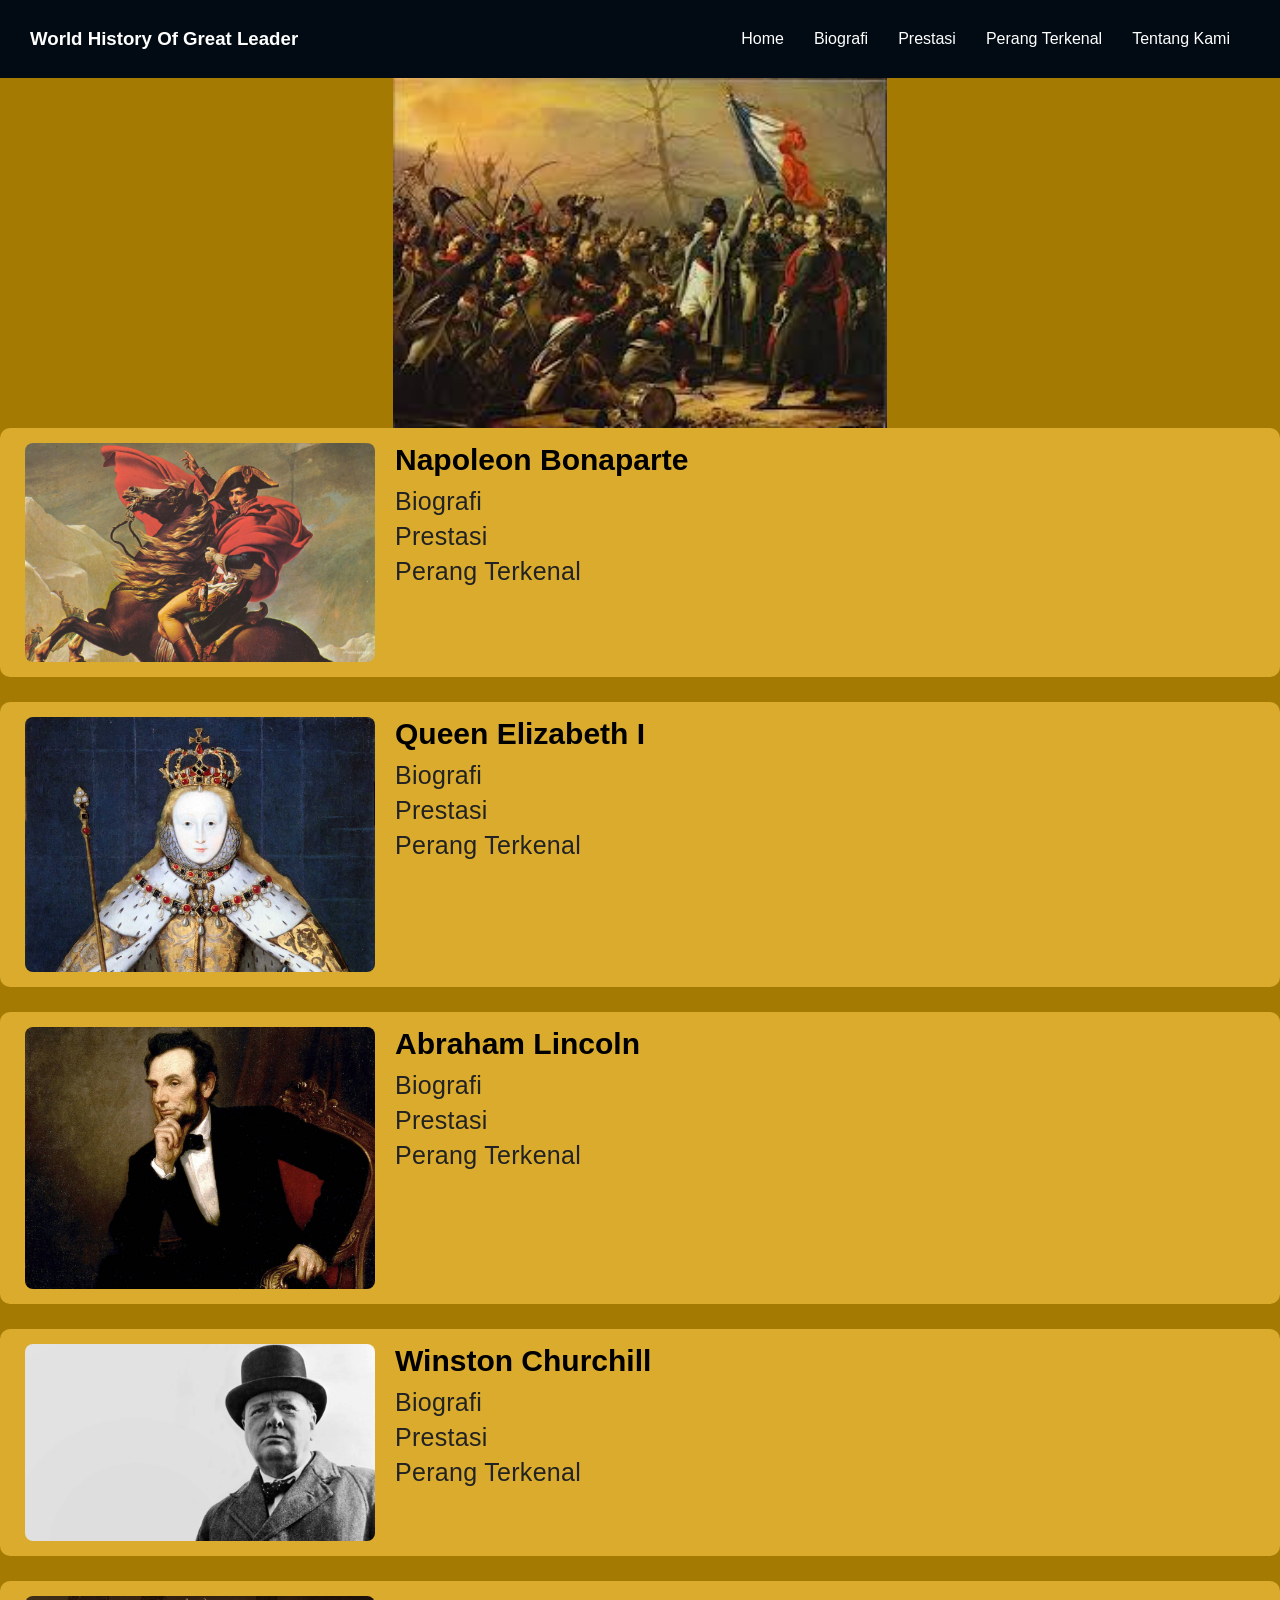
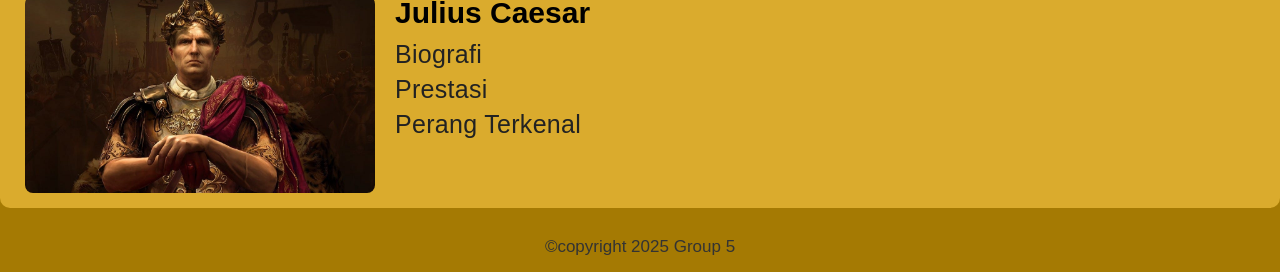
<file: projek_tengah_semester/index.html>
<!DOCTYPE html>
<html lang="id">

<head>
    <meta charset="UTF-8">
    <meta name="viewport" content="width=device-width, initial-scale=1.0">
    <title>Home</title>
    <link rel="stylesheet" href="style.css">
</head>

<body>

    <!-- NAVBAR -->
    <nav class="navbar">
        <div class="container">

            <a class="logo">World History Of Great Leader</a>

            <ul class="menu">
                <li><a href="index.html">Home</a></li>
                <li><a href="biografi.html">Biografi</a></li>
                <li><a href="prestasi.html">Prestasi</a></li>
                <li><a href="perang.html">Perang Terkenal</a></li>
                <li><a href="about.html">Tentang Kami</a></li>
            </ul>
            <div class="tombol">
                &#9776;
            </div>

        </div>
    </nav>

    <!-- SLIDESHOW -->
    <div class="slider-container">
        <div class="slides">
            <img src="np2.jpg" alt="">
            <img src="elzbt1.jpg" alt="">
            <img src="abrhm1.jpg" alt="">
            <img src="jls1.jpg" alt="">
            <img src="wistn1.jpg" alt="">
        </div>
    </div>

    <!--- Napoleon Bonaparte  --->
    <div class="box">
        <img src="np1.jpeg" class="img2">

        <ul class="link-list">
            <h1>Napoleon Bonaparte</h1>
            <li><a href="biografi.html">Biografi</a></li>
            <li><a href="prestasi.html">Prestasi</a></li>
            <li><a href="perang.html">Perang Terkenal</a></li>
        </ul>
    </div>

    <!--- Queen Elizabeth I  --->
    <div class="box">
        <img src="elzbt2.webp" class="img2">

        <ul class="link-list">
            <h1>Queen Elizabeth I</h1>
            <li><a href="biografi.html">Biografi</a></li>
            <li><a href="prestasi.html">Prestasi</a></li>
            <li><a href="perang.html">Perang Terkenal</a></li>
        </ul>
    </div>

    <!--- Abraham Lincoln   --->
    <div class="box">
        <img src="abrhm2.jpg" class="img2">

        <ul class="link-list">
            <h1>Abraham Lincoln </h1>
            <li><a href="biografi.html">Biografi</a></li>
            <li><a href="prestasi.html">Prestasi</a></li>
            <li><a href="perang.html">Perang Terkenal</a></li>
        </ul>
    </div>

    <!--- Winston Churchill  --->
    <div class="box">
        <img src="wistn2.jpg" class="img2">

        <ul class="link-list">
            <h1>Winston Churchill</h1>
            <li><a href="biografi.html">Biografi</a></li>
            <li><a href="prestasi.html">Prestasi</a></li>
            <li><a href="perang.html">Perang Terkenal</a></li>
        </ul>
    </div>

    <!--- Julius Caesar   --->
    <div class="box">
        <img src="jls1.jpg" class="img2">

        <ul class="link-list">
            <h1>Julius Caesar </h1>
            <li><a href="biografi.html">Biografi</a></li>
            <li><a href="prestasi.html">Prestasi</a></li>
            <li><a href="perang.html">Perang Terkenal</a></li>
        </ul>
    </div>
    <footer>
        <!-- Teks Hak Cipta -->
        <p style="text-align: center">&copy;copyright 2025 Group 5 </p>
    </footer>

    <script src="script.js"></script>
</body>

</html>
</file>
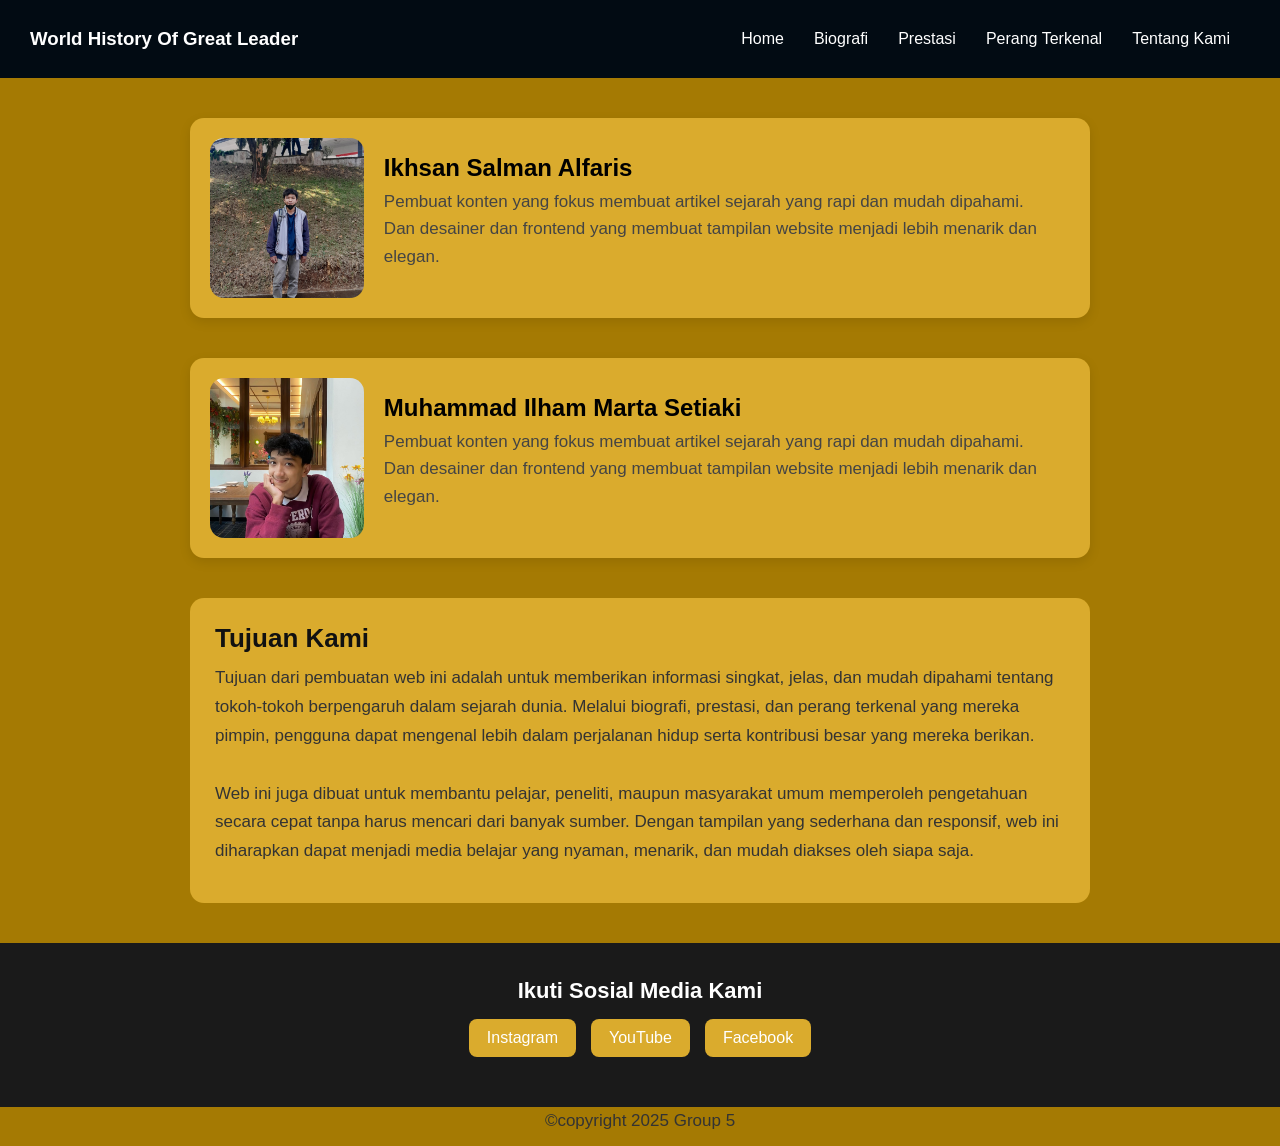
<file: projek_tengah_semester/about.html>
<!DOCTYPE html>
<html lang="id">

<head>
    <meta charset="UTF-8">
    <title>Tentang Kami</title>
    <link rel="stylesheet" href="style.css">
</head>

<body>

    <!-- NAVBAR -->
    <nav class="navbar">
        <div class="container">

            <a class="logo">World History Of Great Leader</a>

            <ul class="menu">
                <li><a href="index.html">Home</a></li>
                <li><a href="biografi.html">Biografi</a></li>
                <li><a href="prestasi.html">Prestasi</a></li>
                <li><a href="perang.html">Perang Terkenal</a></li>
                <li><a href="about.html">Tentang Kami</a></li>
            </ul>
            <div class="tombol">
                &#9776;
            </div>

        </div>
    </nav>

    <!---- Isi tentang kami ---->
    <section class="profile-section3">

        <!-- Profil 1 -->
        <div class="profile-box3">
            <img src="sya.jpg" class="foto3">
            <div class="text3">
                <h2>Ikhsan Salman Alfaris</h2>
                <p>
                    Pembuat konten yang fokus membuat artikel sejarah yang rapi dan mudah dipahami.
                    <br>
                    Dan desainer dan frontend yang membuat tampilan website menjadi lebih menarik dan elegan.
                </p>
            </div>
        </div>

        <!-- Profil 2 -->
        <div class="profile-box3">
            <img src="ilhm1.jpg" class="foto3">
            <div class="text3">
                <h2>Muhammad Ilham Marta Setiaki </h2>
                <p>
                    Pembuat konten yang fokus membuat artikel sejarah yang rapi dan mudah dipahami.
                    <br>
                    Dan desainer dan frontend yang membuat tampilan website menjadi lebih menarik dan elegan.
                </p>
            </div>
        </div>

    </section>

    <!-- Tujuan -->
    <section class="tujuan3">
        <h2>Tujuan Kami</h2>
        <p>
            Tujuan dari pembuatan web ini adalah untuk memberikan informasi singkat, jelas, dan mudah dipahami tentang
            tokoh-tokoh berpengaruh dalam sejarah dunia. Melalui biografi, prestasi, dan perang terkenal yang mereka
            pimpin, pengguna dapat mengenal lebih dalam perjalanan hidup serta kontribusi besar yang mereka berikan.
            <br>
            <br>
            Web ini juga dibuat untuk membantu pelajar, peneliti, maupun masyarakat umum memperoleh pengetahuan secara
            cepat tanpa harus mencari dari banyak sumber. Dengan tampilan yang sederhana dan responsif, web ini
            diharapkan dapat menjadi media belajar yang nyaman, menarik, dan mudah diakses oleh siapa saja.
    </section>

    <!-- Sosmed -->
    <footer class="sosmed">
        <h3>Ikuti Sosial Media Kami</h3>
        <div class="links3">
            <a href="https://www.instagram.com/ilhammrtaa?igsh=b2tpYnhhYm1qZmNm" class="btn"
                target="_blank">Instagram</a>
            <a href="https://www.youtube.com/" class="btn" target="_blank">YouTube</a>
            <a href="https://www.facebook.com/?locale=id_ID" class="btn" target="_blank">Facebook</a>
        </div>
    </footer>

    <footer>
        <!-- Teks Hak Cipta -->
        <p style="text-align: center">&copy;copyright 2025 Group 5 </p>
    </footer>

    <script src="script.js"></script>
</body>

</html>
</file>
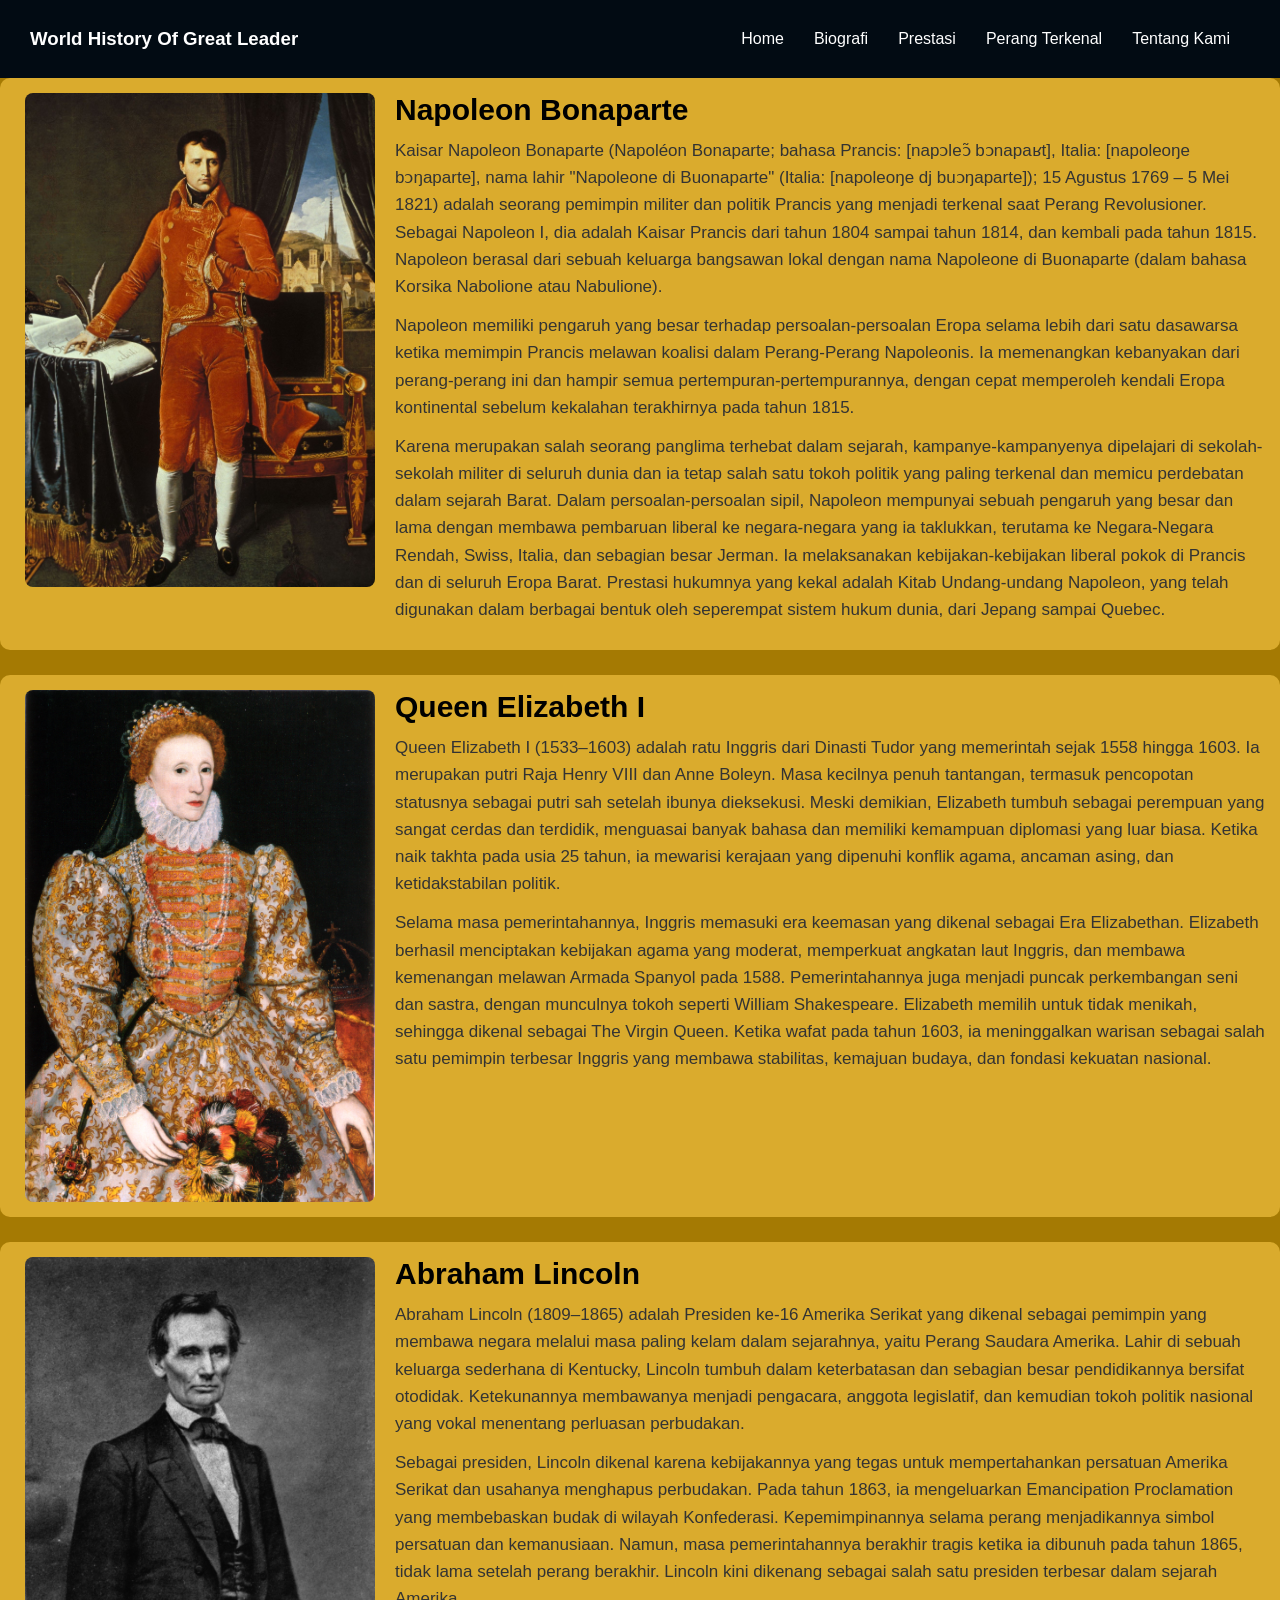
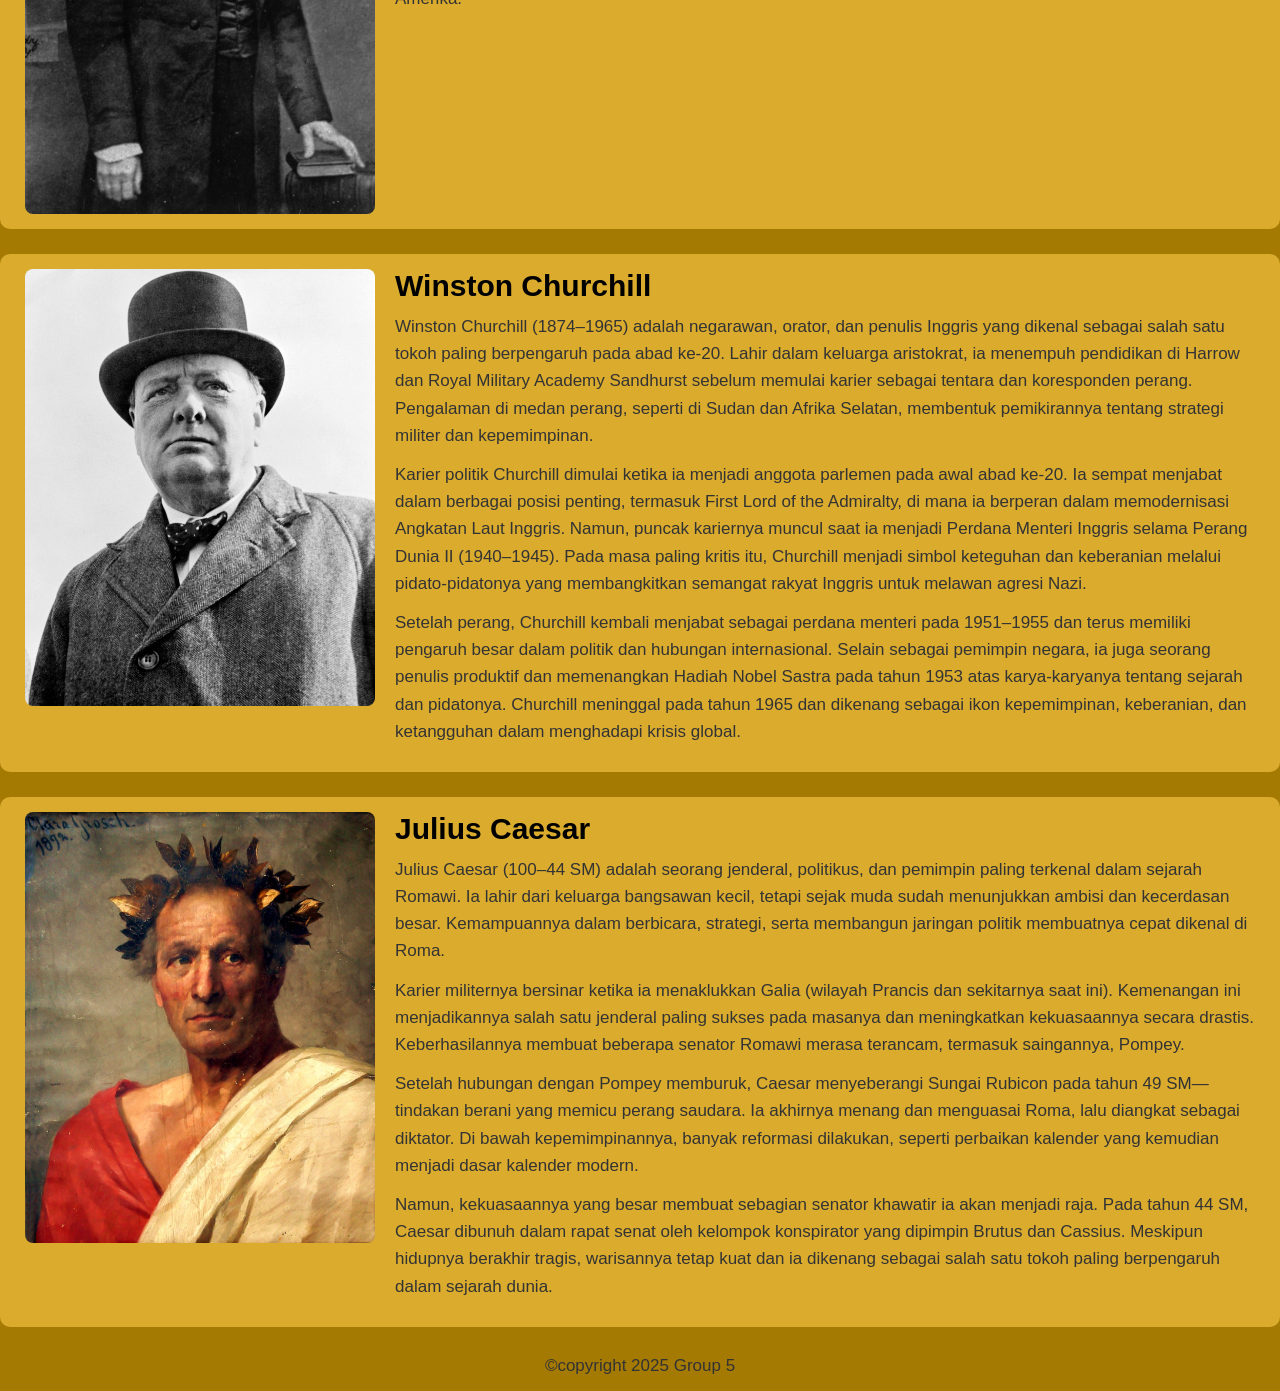
<file: projek_tengah_semester/biografi.html>
<!DOCTYPE html>
<html lang="id">

<head>
    <meta charset="UTF-8">
    <title>Biografi</title>
    <link rel="stylesheet" href="style.css">
</head>

<body>

    <!-- NAVBAR -->
    <nav class="navbar">
        <div class="container">

            <a class="logo">World History Of Great Leader</a>

            <ul class="menu">
                <li><a href="index.html">Home</a></li>
                <li><a href="biografi.html">Biografi</a></li>
                <li><a href="prestasi.html">Prestasi</a></li>
                <li><a href="perang.html">Perang Terkenal</a></li>
                <li><a href="about.html">Tentang Kami</a></li>
            </ul>
            <div class="tombol">
                &#9776;
            </div>

        </div>
    </nav>

    <!--- Napoleon Bonaparte  --->
    <div class="box">
        <img src="np3.jpg" class="img2">

        <ul class="link-list">
            <h1>Napoleon Bonaparte</h1>
            <p>Kaisar Napoleon Bonaparte (Napoléon Bonaparte;
                bahasa Prancis: [napɔleɔ̃ bɔnapaʁt], Italia: [napoleoŋe bɔŋaparte],
                nama lahir "Napoleone di Buonaparte" (Italia: [napoleoŋe dj buɔŋaparte]);
                15 Agustus 1769 – 5 Mei 1821) adalah seorang pemimpin militer dan politik Prancis yang menjadi terkenal
                saat Perang Revolusioner.
                Sebagai Napoleon I, dia adalah Kaisar Prancis dari tahun 1804 sampai tahun 1814, dan kembali pada tahun
                1815. Napoleon berasal dari sebuah keluarga bangsawan lokal dengan nama Napoleone di Buonaparte
                (dalam bahasa Korsika Nabolione atau Nabulione).</p>
            <p>
                Napoleon memiliki pengaruh yang besar terhadap persoalan-persoalan Eropa
                selama lebih dari satu dasawarsa ketika memimpin Prancis melawan koalisi dalam Perang-Perang Napoleonis.
                Ia memenangkan kebanyakan dari perang-perang ini dan hampir semua pertempuran-pertempurannya,
                dengan cepat memperoleh kendali
                Eropa kontinental sebelum kekalahan terakhirnya pada tahun 1815.
            </p>
            <p>
                Karena merupakan salah seorang panglima terhebat dalam sejarah, kampanye-kampanyenya dipelajari di
                sekolah-sekolah militer di seluruh dunia dan ia tetap salah satu tokoh politik yang paling terkenal dan
                memicu perdebatan dalam sejarah Barat.
                Dalam persoalan-persoalan sipil, Napoleon mempunyai sebuah pengaruh yang besar dan lama dengan membawa
                pembaruan liberal ke negara-negara yang ia taklukkan,
                terutama ke Negara-Negara Rendah, Swiss, Italia, dan sebagian besar Jerman. Ia melaksanakan
                kebijakan-kebijakan liberal pokok di Prancis dan di seluruh Eropa Barat. Prestasi hukumnya yang kekal
                adalah Kitab Undang-undang Napoleon,
                yang telah digunakan dalam berbagai bentuk oleh seperempat sistem hukum dunia,
                dari Jepang sampai Quebec.
            </p>
        </ul>
    </div>
    <!--- Queen Elizabeth I   --->
    <div class="box">
        <img src="elzbt3.jpg" class="img2">

        <ul class="link-list">
            <h1>Queen Elizabeth I</h1>
            <p>Queen Elizabeth I (1533–1603) adalah ratu Inggris dari Dinasti Tudor yang memerintah sejak 1558 hingga
                1603. Ia merupakan putri Raja Henry VIII dan Anne Boleyn. Masa kecilnya penuh tantangan,
                termasuk pencopotan statusnya sebagai putri sah setelah ibunya dieksekusi. Meski demikian, Elizabeth
                tumbuh sebagai perempuan yang sangat cerdas dan terdidik,
                menguasai banyak bahasa dan memiliki kemampuan diplomasi yang luar biasa.
                Ketika naik takhta pada usia 25 tahun, ia mewarisi kerajaan yang dipenuhi konflik agama, ancaman asing,
                dan ketidakstabilan politik.</p>
            <p>
                Selama masa pemerintahannya, Inggris memasuki era keemasan yang dikenal sebagai Era Elizabethan.
                Elizabeth berhasil menciptakan kebijakan agama yang moderat, memperkuat angkatan laut Inggris, dan
                membawa kemenangan melawan Armada Spanyol pada 1588.
                Pemerintahannya juga menjadi puncak perkembangan seni dan sastra, dengan munculnya tokoh seperti William
                Shakespeare. Elizabeth memilih untuk tidak menikah, sehingga dikenal sebagai The Virgin Queen. Ketika
                wafat pada tahun 1603,
                ia meninggalkan warisan sebagai salah satu pemimpin terbesar Inggris yang membawa stabilitas,
                kemajuan budaya, dan fondasi kekuatan nasional.
            </p>
        </ul>
    </div>
    <!--- Abraham Lincoln  --->
    <div class="box">
        <img src="abrhm3.jpg" class="img2">

        <ul class="link-list">
            <h1>Abraham Lincoln</h1>
            <p>Abraham Lincoln (1809–1865) adalah Presiden ke-16 Amerika Serikat yang dikenal sebagai pemimpin yang
                membawa negara melalui masa paling kelam dalam sejarahnya, yaitu Perang Saudara Amerika.
                Lahir di sebuah keluarga sederhana di Kentucky,
                Lincoln tumbuh dalam keterbatasan dan sebagian besar pendidikannya bersifat otodidak. Ketekunannya
                membawanya menjadi pengacara, anggota legislatif,
                dan kemudian tokoh politik nasional yang vokal menentang perluasan perbudakan.</p>
            <p>
                Sebagai presiden, Lincoln dikenal karena kebijakannya yang tegas untuk mempertahankan persatuan Amerika
                Serikat dan usahanya menghapus perbudakan. Pada tahun 1863,
                ia mengeluarkan Emancipation Proclamation yang membebaskan budak di wilayah Konfederasi.
                Kepemimpinannya selama perang menjadikannya simbol persatuan dan kemanusiaan. Namun, masa
                pemerintahannya berakhir tragis ketika ia dibunuh pada tahun 1865, tidak lama setelah perang berakhir.
                Lincoln kini dikenang sebagai salah satu presiden terbesar dalam sejarah Amerika.
            </p>
        </ul>
    </div>
    <!--- Winston Churchill  --->
    <div class="box">
        <img src="wistn3.jpg" class="img2">

        <ul class="link-list">
            <h1>Winston Churchill</h1>
            <p>Winston Churchill (1874–1965) adalah negarawan, orator, dan penulis Inggris yang dikenal sebagai salah
                satu tokoh paling berpengaruh pada abad ke-20.
                Lahir dalam keluarga aristokrat, ia menempuh pendidikan di Harrow dan Royal Military Academy Sandhurst
                sebelum memulai karier sebagai tentara dan koresponden perang.
                Pengalaman di medan perang, seperti di Sudan dan Afrika Selatan,
                membentuk pemikirannya tentang strategi militer dan kepemimpinan.</p>
            <p>
                Karier politik Churchill dimulai ketika ia menjadi anggota parlemen pada awal abad ke-20. Ia sempat
                menjabat dalam berbagai posisi penting, termasuk First Lord of the Admiralty,
                di mana ia berperan dalam memodernisasi Angkatan Laut Inggris. Namun, puncak kariernya muncul saat ia
                menjadi Perdana Menteri Inggris selama Perang Dunia II (1940–1945).
                Pada masa paling kritis itu,
                Churchill menjadi simbol keteguhan dan keberanian melalui pidato-pidatonya yang membangkitkan semangat
                rakyat Inggris untuk melawan agresi Nazi.
            </p>
            <p>
                Setelah perang, Churchill kembali menjabat sebagai perdana menteri pada 1951–1955 dan terus memiliki
                pengaruh besar dalam politik dan hubungan internasional.
                Selain sebagai pemimpin negara, ia juga seorang penulis produktif dan memenangkan Hadiah Nobel Sastra
                pada tahun 1953 atas karya-karyanya tentang sejarah dan pidatonya.
                Churchill meninggal pada tahun 1965 dan dikenang sebagai ikon kepemimpinan, keberanian,
                dan ketangguhan dalam menghadapi krisis global.
            </p>
        </ul>
    </div>
    <!--- Julius Caesar  --->
    <div class="box">
        <img src="jls3.jpg" class="img2">

        <ul class="link-list">
            <h1>Julius Caesar</h1>
            <p>Julius Caesar (100–44 SM) adalah seorang jenderal, politikus,
                dan pemimpin paling terkenal dalam sejarah Romawi.
                Ia lahir dari keluarga bangsawan kecil, tetapi sejak muda sudah menunjukkan ambisi dan kecerdasan besar.
                Kemampuannya dalam berbicara, strategi,
                serta membangun jaringan politik membuatnya cepat dikenal di Roma.</p>
            <p>
                Karier militernya bersinar ketika ia menaklukkan Galia (wilayah Prancis dan sekitarnya saat ini).
                Kemenangan ini menjadikannya salah satu jenderal paling sukses pada masanya dan meningkatkan
                kekuasaannya secara drastis.
                Keberhasilannya membuat beberapa senator Romawi merasa terancam, termasuk saingannya, Pompey.
            </p>
            <p>
                Setelah hubungan dengan Pompey memburuk, Caesar menyeberangi Sungai Rubicon pada tahun 49 SM—tindakan
                berani yang memicu perang saudara.
                Ia akhirnya menang dan menguasai Roma, lalu diangkat sebagai diktator.
                Di bawah kepemimpinannya, banyak reformasi dilakukan,
                seperti perbaikan kalender yang kemudian menjadi dasar kalender modern.
            </p>
            <p>
                Namun, kekuasaannya yang besar membuat sebagian senator khawatir ia akan menjadi raja. Pada tahun 44 SM,
                Caesar dibunuh dalam rapat senat oleh kelompok konspirator yang dipimpin Brutus dan Cassius.
                Meskipun hidupnya berakhir tragis, warisannya tetap kuat dan ia dikenang sebagai salah satu tokoh paling
                berpengaruh dalam sejarah dunia.
            </p>
        </ul>
    </div>


    <footer>
        <!-- Teks Hak Cipta -->
        <p style="text-align: center">&copy;copyright 2025 Group 5 </p>
    </footer>
    <script src="script.js"></script>
</body>

</html>
</file>
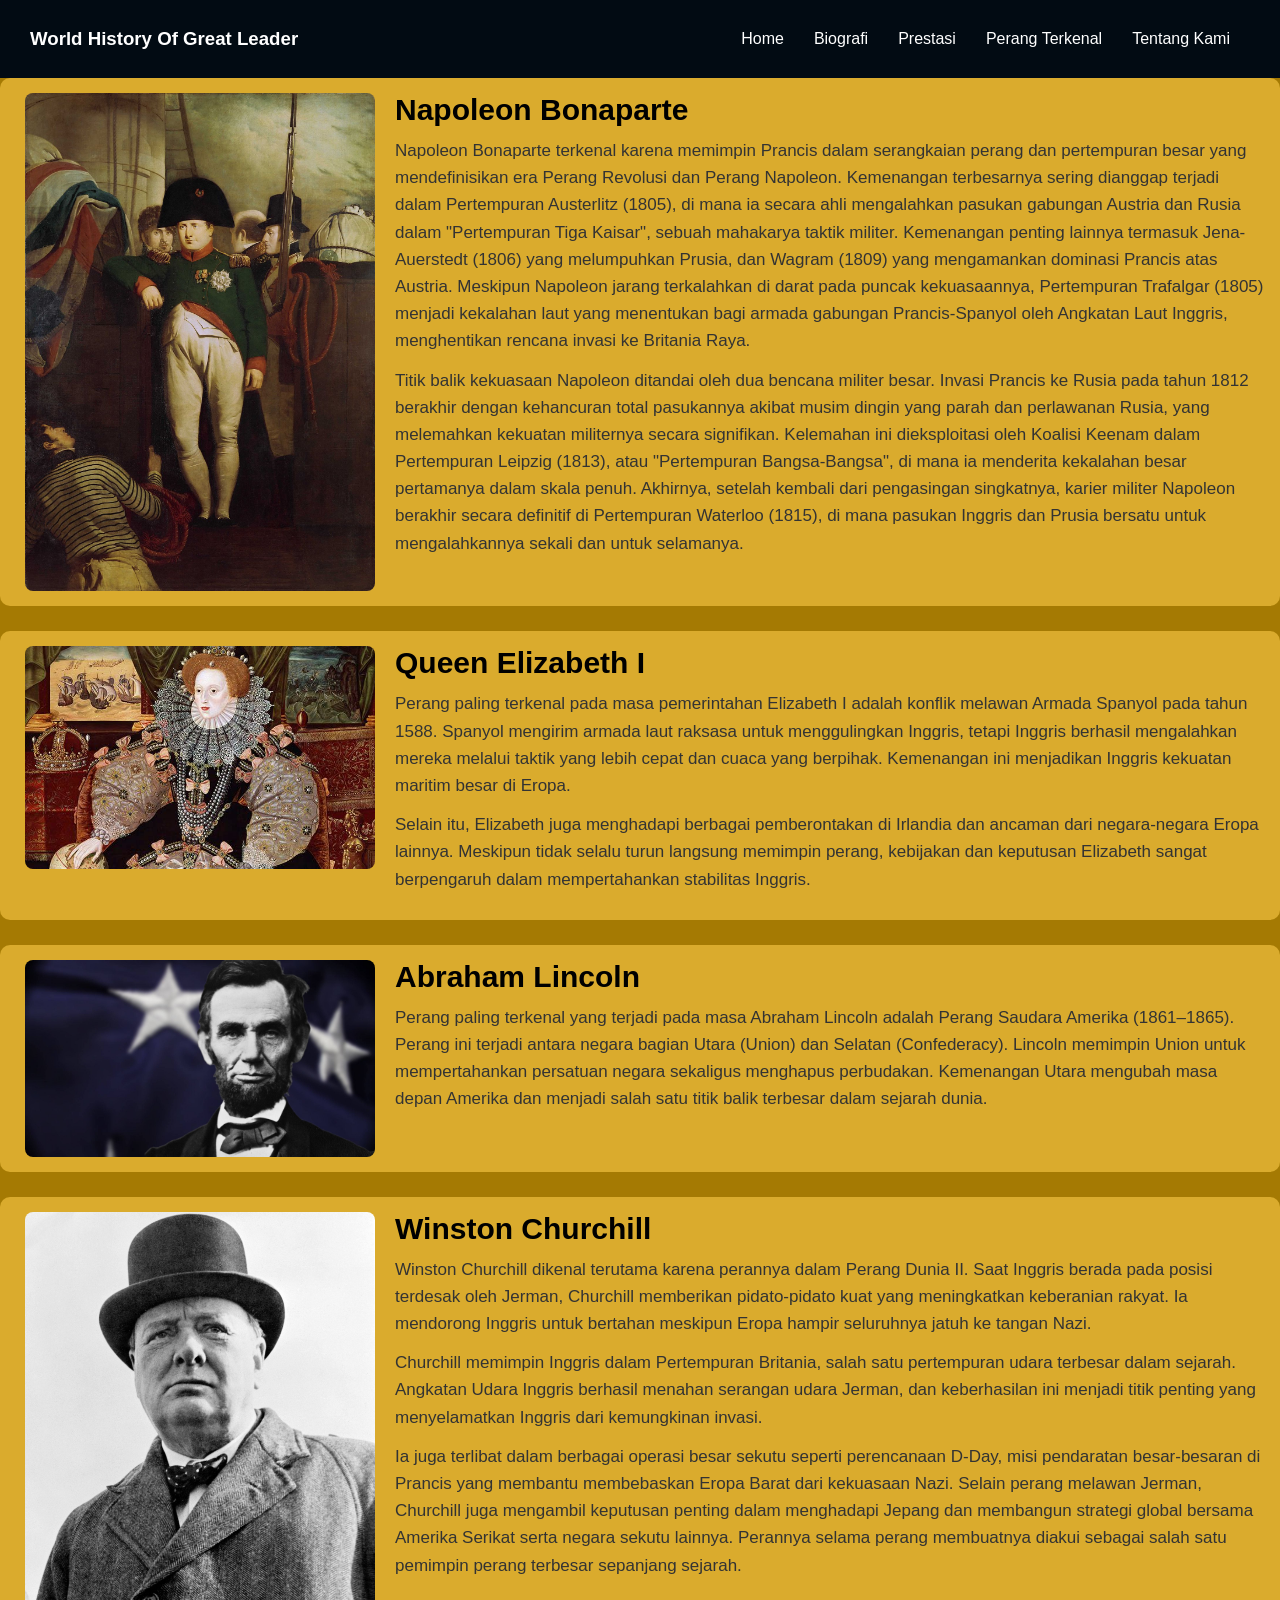
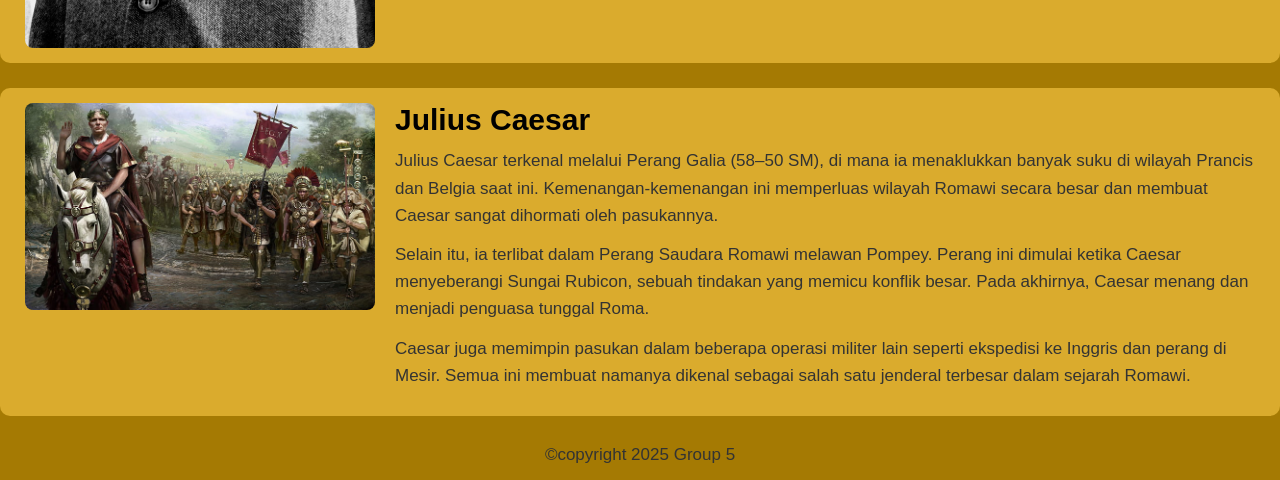
<file: projek_tengah_semester/perang.html>
<!DOCTYPE html>
<html lang="id">

<head>
    <meta charset="UTF-8">
    <title>Perang Terkenal</title>
    <link rel="stylesheet" href="style.css">
</head>

<body>

    <!-- NAVBAR -->
    <nav class="navbar">
        <div class="container">

            <a class="logo">World History Of Great Leader</a>

            <ul class="menu">
                <li><a href="index.html">Home</a></li>
                <li><a href="biografi.html">Biografi</a></li>
                <li><a href="prestasi.html">Prestasi</a></li>
                <li><a href="perang.html">Perang Terkenal</a></li>
                <li><a href="about.html">Tentang Kami</a></li>
            </ul>
            <div class="tombol">
                &#9776;
            </div>

        </div>
    </nav>

    <!--- Napoleon Bonaparte  --->
    <div class="box">
        <img src="np5.jpg" class="img2">

        <ul class="link-list">
            <h1>Napoleon Bonaparte</h1>
            <p>Napoleon Bonaparte terkenal karena memimpin Prancis dalam serangkaian perang dan pertempuran besar yang
                mendefinisikan era Perang Revolusi dan Perang Napoleon. Kemenangan terbesarnya sering dianggap terjadi
                dalam Pertempuran Austerlitz (1805),
                di mana ia secara ahli mengalahkan pasukan gabungan Austria dan Rusia dalam "Pertempuran Tiga Kaisar",
                sebuah mahakarya taktik militer. Kemenangan penting lainnya termasuk Jena-Auerstedt (1806) yang
                melumpuhkan Prusia, dan Wagram (1809) yang mengamankan dominasi Prancis atas Austria.
                Meskipun Napoleon jarang terkalahkan di darat pada puncak kekuasaannya, Pertempuran Trafalgar (1805)
                menjadi kekalahan laut yang menentukan bagi armada gabungan Prancis-Spanyol oleh Angkatan Laut Inggris,
                menghentikan rencana invasi ke Britania Raya.
            </p>
            <p>
                Titik balik kekuasaan Napoleon ditandai oleh dua bencana militer besar. Invasi Prancis ke Rusia pada
                tahun 1812 berakhir dengan kehancuran total pasukannya akibat musim dingin yang parah dan perlawanan
                Rusia, yang melemahkan kekuatan militernya secara signifikan.
                Kelemahan ini dieksploitasi oleh Koalisi Keenam dalam Pertempuran Leipzig (1813),
                atau "Pertempuran Bangsa-Bangsa", di mana ia menderita kekalahan besar pertamanya dalam skala penuh.
                Akhirnya, setelah kembali dari pengasingan singkatnya,
                karier militer Napoleon berakhir secara definitif di Pertempuran Waterloo (1815), di mana pasukan
                Inggris dan Prusia bersatu untuk mengalahkannya sekali dan untuk selamanya.
            </p>
        </ul>
    </div>
    <!--- Queen Elizabeth I   --->
    <div class="box">
        <img src="elzbt1.jpg" class="img2">

        <ul class="link-list">
            <h1>Queen Elizabeth I</h1>
            <p>Perang paling terkenal pada masa pemerintahan Elizabeth I adalah konflik melawan Armada Spanyol pada
                tahun 1588.
                Spanyol mengirim armada laut raksasa untuk menggulingkan Inggris,
                tetapi Inggris berhasil mengalahkan mereka melalui taktik yang lebih cepat dan cuaca yang berpihak.
                Kemenangan ini menjadikan Inggris kekuatan maritim besar di Eropa.
            </p>
            <p>
                Selain itu, Elizabeth juga menghadapi berbagai pemberontakan di Irlandia dan ancaman dari negara-negara
                Eropa lainnya.
                Meskipun tidak selalu turun langsung memimpin perang,
                kebijakan dan keputusan Elizabeth sangat berpengaruh dalam mempertahankan stabilitas Inggris.
            </p>

        </ul>
    </div>
    <!--- Abraham Lincoln  --->
    <div class="box">
        <img src="abrhm1.jpg" class="img2">

        <ul class="link-list">
            <h1>Abraham Lincoln</h1>
            <p>Perang paling terkenal yang terjadi pada masa Abraham Lincoln adalah Perang Saudara Amerika (1861–1865).
                Perang ini terjadi antara negara bagian Utara (Union) dan Selatan (Confederacy).
                Lincoln memimpin Union untuk mempertahankan persatuan negara sekaligus menghapus perbudakan.
                Kemenangan Utara mengubah masa depan Amerika dan menjadi salah satu titik balik terbesar dalam sejarah
                dunia.
            </p>
        </ul>
    </div>
    <!--- Winston Churchill  --->
    <div class="box">
        <img src="wistn3.jpg" class="img2">

        <ul class="link-list">
            <h1>Winston Churchill</h1>
            <p>
                Winston Churchill dikenal terutama karena perannya dalam Perang Dunia II. Saat Inggris berada pada
                posisi terdesak oleh Jerman,
                Churchill memberikan pidato-pidato kuat yang meningkatkan keberanian rakyat.
                Ia mendorong Inggris untuk bertahan meskipun Eropa hampir seluruhnya jatuh ke tangan Nazi.
            </p>
            <p>
                Churchill memimpin Inggris dalam Pertempuran Britania, salah satu pertempuran udara terbesar dalam
                sejarah.
                Angkatan Udara Inggris berhasil menahan serangan udara Jerman,
                dan keberhasilan ini menjadi titik penting yang menyelamatkan Inggris dari kemungkinan invasi.
            </p>
            <p>
                Ia juga terlibat dalam berbagai operasi besar sekutu seperti perencanaan D-Day, misi pendaratan
                besar-besaran di Prancis yang membantu membebaskan Eropa Barat dari kekuasaan Nazi.
                Selain perang melawan Jerman, Churchill juga mengambil keputusan penting dalam menghadapi Jepang dan
                membangun strategi global bersama Amerika Serikat serta negara sekutu lainnya.
                Perannya selama perang membuatnya diakui sebagai salah satu pemimpin perang terbesar sepanjang sejarah.
            </p>
        </ul>
    </div>
    <!--- Julius Caesar  --->
    <div class="box">
        <img src="jls2.jpg" class="img2">

        <ul class="link-list">
            <h1>Julius Caesar</h1>
            <p>Julius Caesar terkenal melalui Perang Galia (58–50 SM), di mana ia menaklukkan banyak suku di wilayah
                Prancis dan Belgia saat ini.
                Kemenangan-kemenangan ini memperluas wilayah Romawi secara besar dan membuat Caesar sangat dihormati
                oleh pasukannya.</p>
            <p>
                Selain itu, ia terlibat dalam Perang Saudara Romawi melawan Pompey.
                Perang ini dimulai ketika Caesar menyeberangi Sungai Rubicon, sebuah tindakan yang memicu konflik besar.
                Pada akhirnya, Caesar menang dan menjadi penguasa tunggal Roma.
            </p>
            <p>
                Caesar juga memimpin pasukan dalam beberapa operasi militer lain seperti ekspedisi ke Inggris dan perang
                di Mesir.
                Semua ini membuat namanya dikenal sebagai salah satu jenderal terbesar dalam sejarah Romawi.
            </p>
        </ul>
    </div>



    <footer>
        <!-- Teks Hak Cipta -->
        <p style="text-align: center">&copy;copyright 2025 Group 5 </p>
    </footer>
    <script src="script.js"></script>
</body>

</html>
</file>
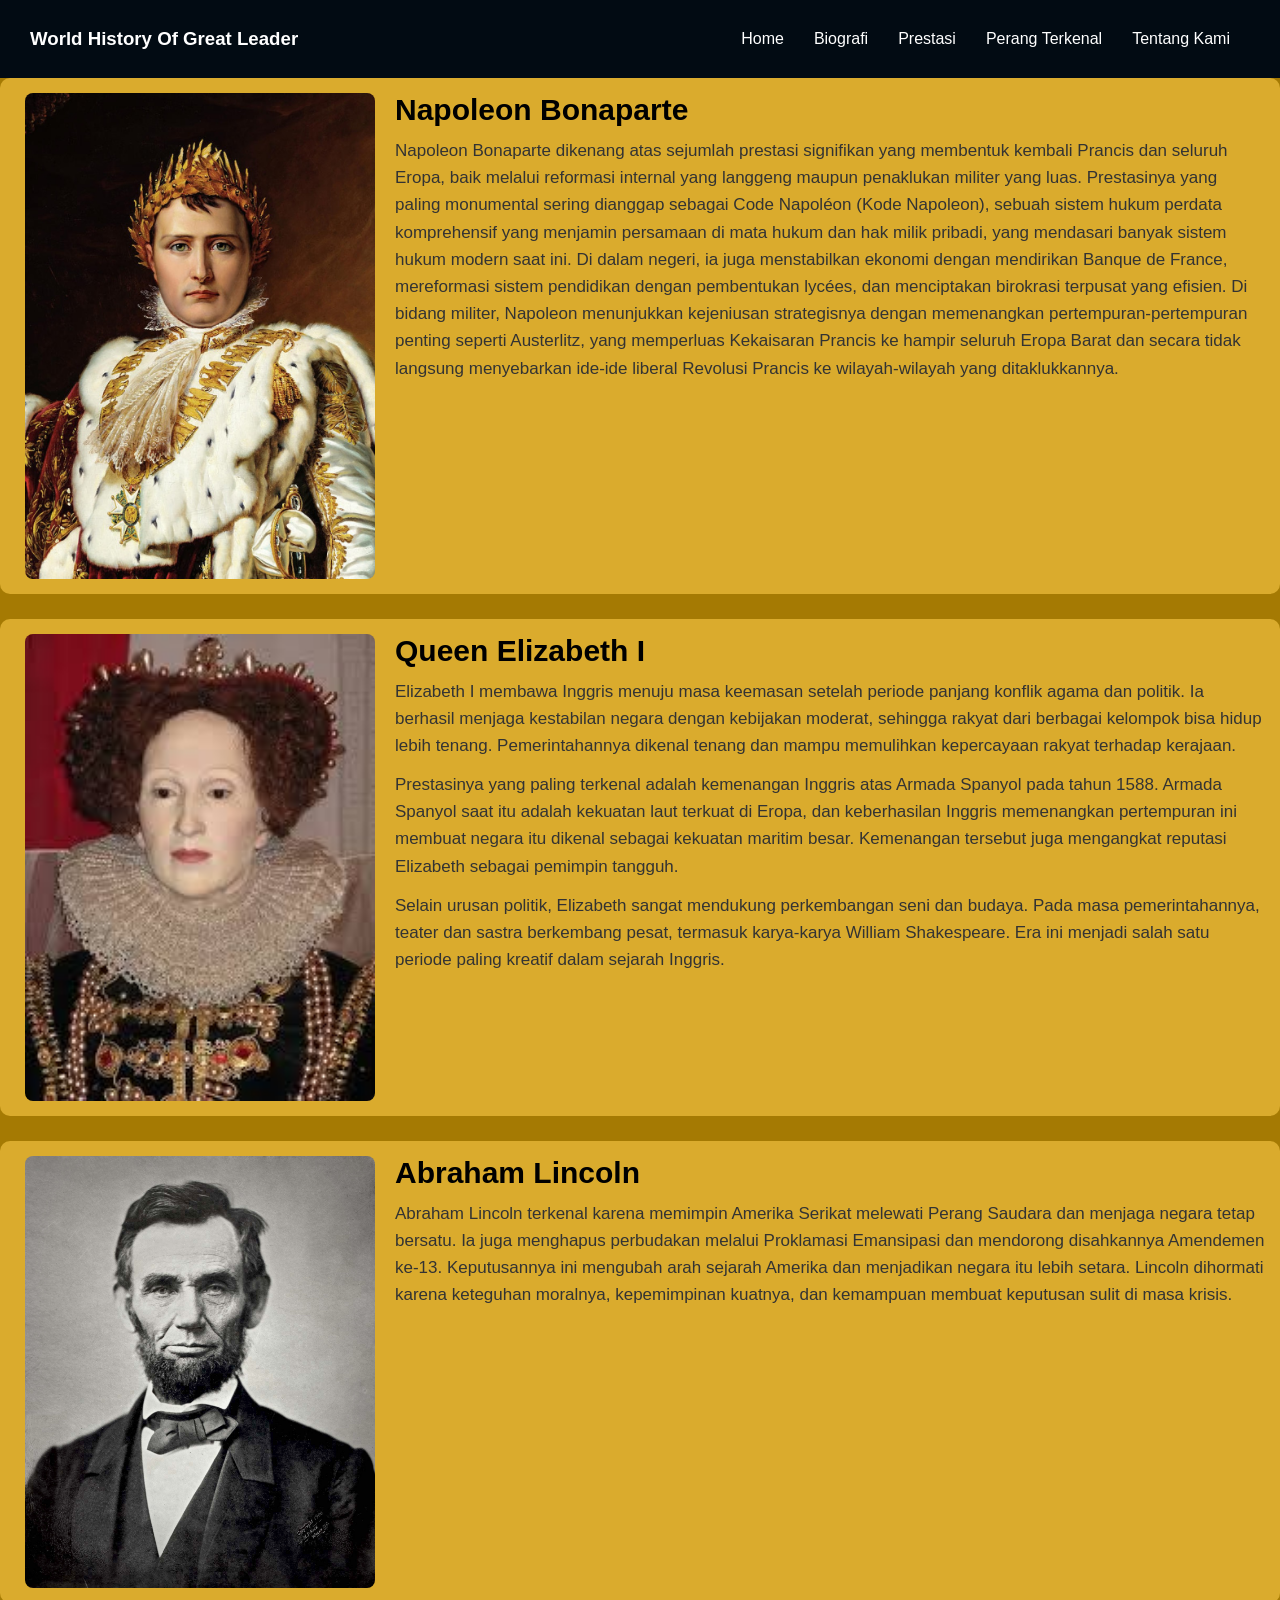
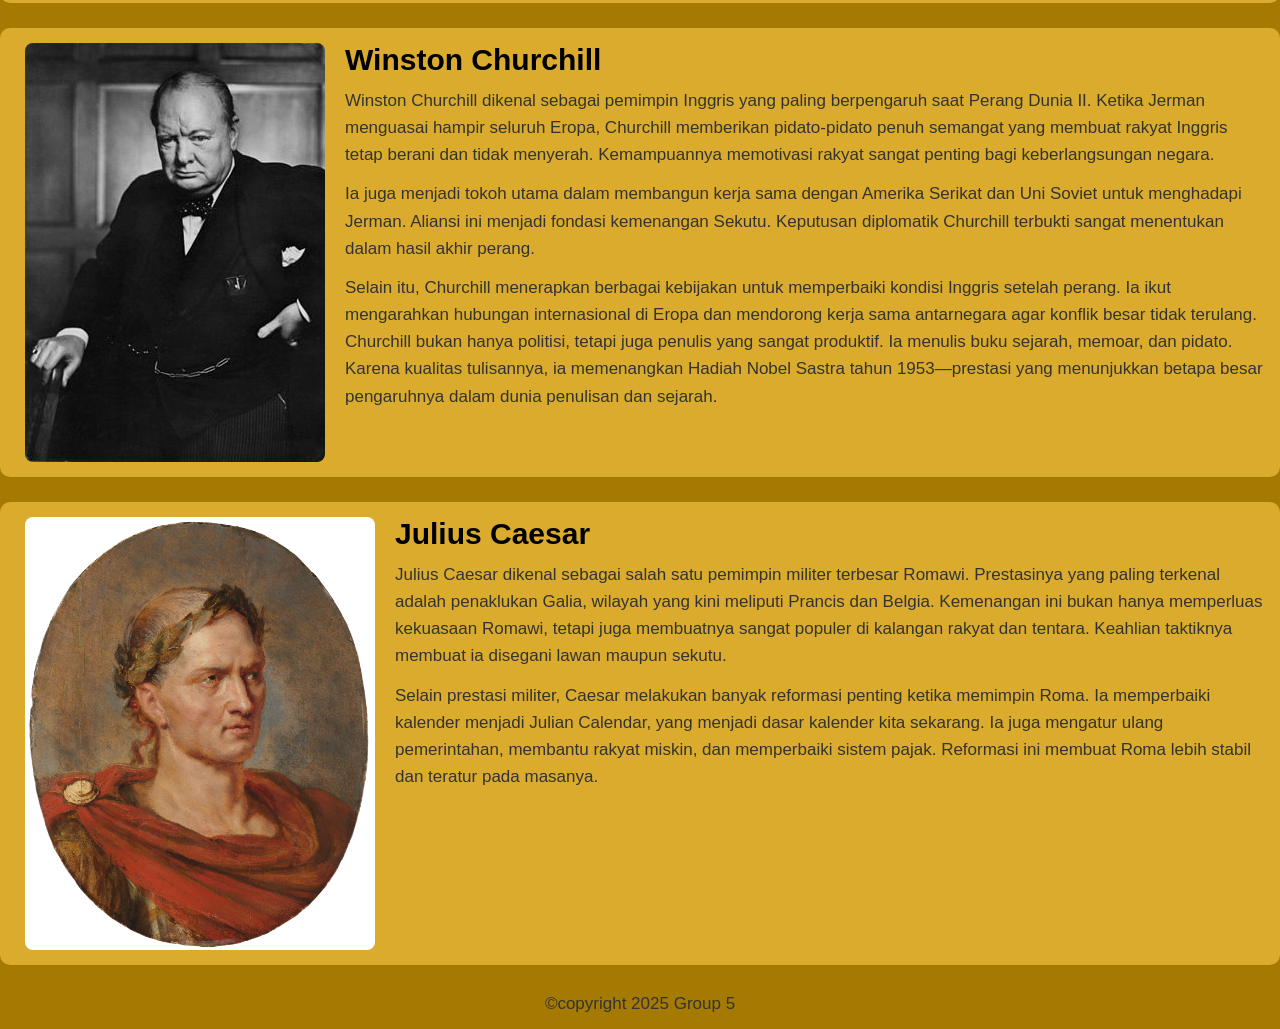
<file: projek_tengah_semester/prestasi.html>
<!DOCTYPE html>
<html lang="id">

<head>
    <meta charset="UTF-8">
    <title>Prestasi</title>
    <link rel="stylesheet" href="style.css">
</head>

<body>

    <!-- NAVBAR -->
    <nav class="navbar">
        <div class="container">

            <a class="logo">World History Of Great Leader</a>

            <ul class="menu">
                <li><a href="index.html">Home</a></li>
                <li><a href="biografi.html">Biografi</a></li>
                <li><a href="prestasi.html">Prestasi</a></li>
                <li><a href="perang.html">Perang Terkenal</a></li>
                <li><a href="about.html">Tentang Kami</a></li>
            </ul>
            <div class="tombol">
                &#9776;
            </div>

        </div>
    </nav>

    <!--- Napoleon Bonaparte  --->
    <div class="box">
        <img src="np4.jpg" class="img2">

        <ul class="link-list">
            <h1>Napoleon Bonaparte</h1>
            <p>Napoleon Bonaparte dikenang atas sejumlah prestasi signifikan yang membentuk kembali Prancis dan seluruh
                Eropa, baik melalui reformasi internal yang langgeng maupun penaklukan militer yang luas. Prestasinya
                yang paling monumental sering dianggap sebagai Code Napoléon (Kode Napoleon), sebuah sistem hukum
                perdata komprehensif
                yang menjamin persamaan di mata hukum dan hak milik pribadi, yang mendasari banyak sistem hukum modern
                saat ini. Di dalam negeri, ia juga menstabilkan ekonomi dengan mendirikan Banque de France, mereformasi
                sistem pendidikan dengan pembentukan lycées, dan menciptakan birokrasi terpusat yang efisien. Di bidang
                militer,
                Napoleon menunjukkan kejeniusan strategisnya dengan memenangkan pertempuran-pertempuran penting seperti
                Austerlitz, yang memperluas Kekaisaran Prancis ke hampir seluruh Eropa Barat dan secara tidak langsung
                menyebarkan ide-ide liberal Revolusi Prancis ke wilayah-wilayah yang ditaklukkannya.
            </p>
        </ul>
    </div>
    <!--- Queen Elizabeth I   --->
    <div class="box">
        <img src="elzbt4.jpg" class="img2">

        <ul class="link-list">
            <h1>Queen Elizabeth I</h1>
            <p>Elizabeth I membawa Inggris menuju masa keemasan setelah periode panjang konflik agama dan politik.
                Ia berhasil menjaga kestabilan negara dengan kebijakan moderat, sehingga rakyat dari berbagai kelompok
                bisa hidup lebih tenang.
                Pemerintahannya dikenal tenang dan mampu memulihkan kepercayaan rakyat terhadap kerajaan.</p>
            <p>
                Prestasinya yang paling terkenal adalah kemenangan Inggris atas Armada Spanyol pada tahun 1588.
                Armada Spanyol saat itu adalah kekuatan laut terkuat di Eropa,
                dan keberhasilan Inggris memenangkan pertempuran ini membuat negara itu dikenal sebagai kekuatan maritim
                besar.
                Kemenangan tersebut juga mengangkat reputasi Elizabeth sebagai pemimpin tangguh.
            </p>
            <p>
                Selain urusan politik, Elizabeth sangat mendukung perkembangan seni dan budaya.
                Pada masa pemerintahannya, teater dan sastra berkembang pesat, termasuk karya-karya William Shakespeare.
                Era ini menjadi salah satu periode paling kreatif dalam sejarah Inggris.
            </p>
        </ul>
    </div>
    <!--- Abraham Lincoln  --->
    <div class="box">
        <img src="abrhm4.jpg" class="img2">

        <ul class="link-list">
            <h1>Abraham Lincoln</h1>
            <p>Abraham Lincoln terkenal karena memimpin Amerika Serikat melewati Perang Saudara dan menjaga negara tetap
                bersatu.
                Ia juga menghapus perbudakan melalui Proklamasi Emansipasi dan mendorong disahkannya Amendemen ke-13.
                Keputusannya ini mengubah arah sejarah Amerika dan menjadikan negara itu lebih setara. Lincoln dihormati
                karena keteguhan moralnya,
                kepemimpinan kuatnya, dan kemampuan membuat keputusan sulit di masa krisis.
            </p>
        </ul>
    </div>
    <!--- Winston Churchill  --->
    <div class="box">
        <img src="wistn4.jpg" class="img2">

        <ul class="link-list">
            <h1>Winston Churchill</h1>
            <p>
                Winston Churchill dikenal sebagai pemimpin Inggris yang paling berpengaruh saat Perang Dunia II.
                Ketika Jerman menguasai hampir seluruh Eropa,
                Churchill memberikan pidato-pidato penuh semangat yang membuat rakyat Inggris tetap berani dan tidak
                menyerah.
                Kemampuannya memotivasi rakyat sangat penting bagi keberlangsungan negara.</p>
            <p>
                Ia juga menjadi tokoh utama dalam membangun kerja sama dengan Amerika Serikat dan Uni Soviet untuk
                menghadapi Jerman.
                Aliansi ini menjadi fondasi kemenangan Sekutu.
                Keputusan diplomatik Churchill terbukti sangat menentukan dalam hasil akhir perang.
            </p>
            <p>
                Selain itu, Churchill menerapkan berbagai kebijakan untuk memperbaiki kondisi Inggris setelah perang.
                Ia ikut mengarahkan hubungan internasional di Eropa dan mendorong kerja sama antarnegara agar konflik
                besar tidak terulang.
                Churchill bukan hanya politisi, tetapi juga penulis yang sangat produktif. Ia menulis buku sejarah,
                memoar, dan pidato.
                Karena kualitas tulisannya, ia memenangkan Hadiah Nobel Sastra tahun 1953—prestasi yang menunjukkan
                betapa besar pengaruhnya dalam dunia penulisan dan sejarah.
            </p>
        </ul>
    </div>
    <!--- Julius Caesar  --->
    <div class="box">
        <img src="jls4.jpg" class="img2">

        <ul class="link-list">
            <h1>Julius Caesar</h1>
            <p>Julius Caesar dikenal sebagai salah satu pemimpin militer terbesar Romawi. Prestasinya yang paling
                terkenal adalah penaklukan Galia,
                wilayah yang kini meliputi Prancis dan Belgia. Kemenangan ini bukan hanya memperluas kekuasaan Romawi,
                tetapi juga membuatnya sangat populer di kalangan rakyat dan tentara.
                Keahlian taktiknya membuat ia disegani lawan maupun sekutu.</p>
            <p>
                Selain prestasi militer, Caesar melakukan banyak reformasi penting ketika memimpin Roma.
                Ia memperbaiki kalender menjadi Julian Calendar, yang menjadi dasar kalender kita sekarang.
                Ia juga mengatur ulang pemerintahan, membantu rakyat miskin, dan memperbaiki sistem pajak.
                Reformasi ini membuat Roma lebih stabil dan teratur pada masanya.
            </p>
        </ul>
    </div>


    <footer>
        <!-- Teks Hak Cipta -->
        <p style="text-align: center">&copy;copyright 2025 Group 5 </p>
    </footer>
    <script src="script.js"></script>
</body>

</html>
</file>
<file: projek_tengah_semester/style.css>
body {
    margin: 0;
    font-family: Arial, sans-serif;
    background: #A57A03;
}

.navbar {
    background: #020B13;
    margin: 0;
    padding: 20px 30px;
}

.logo {
    font-size: 14pt;
    font-weight: bold;
    text-decoration: none;
    color: white;
}

.container {
    display: flex;
    justify-content: space-between;
    align-items: center;
}

.tombol {
    display: none;
    color: white;
    font-size: 14pt;
}

.tombol:hover {
    cursor: pointer;
}


.menu {
    margin: 0;
    display: flex;
    list-style: none;
    padding: 0;
}

.menu li {
    padding-left: 0;
    margin-right: 10px;
}

.menu li a {
    padding: 10px;
    color: white;
    text-decoration: none;
    display: inline-block;
}


@media screen and (max-width: 768px) {
    .menu {
        display: none;
    }

    .menu.aktif {
        display: inline-block;
        position: absolute;
        top: 64px;
        background: #020B13;
        padding: 10px 20px;
        right: 0;
        left: 0;
    }

    .menu.aktif li a {
        padding: 10px;
        display: inline-block !important;
    }

    .tombol {
        display: block;
    }
}


/* Slideshow */
.slider-container {
    width: 100%;
    height: 350px;
    /* bebas kamu ubah */
    overflow: hidden;
    position: relative;
}

.slides {
    display: flex;
    transition: transform 1s ease-in-out;
    width: 100%;
    height: 100%;
}

.slides img {
    width: 100%;
    height: 100%;
    object-fit: contain;
    flex-shrink: 0;
    background: #A57A03;
}


.box {
    display: flex;
    align-items: flex-start;
}

/* Foto */
/* Container tiap tokoh */
.box {
    display: flex;
    align-items: flex-start;
    margin-bottom: 25px;
    padding: 15px;
    border-radius: 10px;
    background: #DAAB2D;
    gap: 20px;
}

/* Foto */
.img2 {
    max-width: 350px;
    width: 100%;
    height: auto;
    border-radius: 8px;
    margin-left: 10px;
}

/* Bagian teks dan link */
.link-list {
    list-style: none;
    padding: 0;
    margin: 0;
}

.link-list h1 {
    margin: 0 0 10px 0;
    font-size: 30px;
}

/* Teks link */
.link-list a {
    text-decoration: none;
    font-size: 25px;
    font-weight: 500;
    color: #222;
    letter-spacing: 0.3px;
    transition: 0.3s;
}

.link-list a:hover {
    color: #400128;
    padding-left: 5px;
}

.link-list li {
    margin-bottom: 6px;
}


@media (max-width: 600px) {
    .box {
        flex-direction: column;
        text-align: center;
        align-items: center;
    }

    .img2 {
        margin-left: 0;
        margin-right: 0;
        max-width: 200px;
    }

    .link-list h1 {
        margin-top: 12px;
        font-size: 20px;
    }
}

p {
    font-size: 17px;
    line-height: 1.6;
    margin-bottom: 12px;
    color: #333;
}


@media (max-width: 600px) {
    p {
        font-size: 16px;
        text-align: justify;
        padding: 0 10px;
    }
}

@media (max-width: 900px) {
    p {
        font-size: 17px;
    }
}


/* Tentang kami */

* {
    margin: 0;
    padding: 0;
    box-sizing: border-box;
    font-family: "Segoe UI", sans-serif;
}

.profile-section3 {
    width: 90%;
    max-width: 900px;
    margin: 40px auto;
    display: flex;
    flex-direction: column;
    gap: 40px;
}

.profile-box3 {
    display: flex;
    gap: 20px;
    align-items: center;
    background: #DAAB2D;
    padding: 20px;
    border-radius: 14px;
    box-shadow: 0 4px 12px rgba(0, 0, 0, 0.1);
}

.foto3 {
    width: 160px;
    height: 160px;
    object-fit: cover;
    border-radius: 14px;
}

.profile-box3 h2 {
    font-size: 24px;
    margin-bottom: 6px;
}

.profile-box3 p {
    line-height: 1.6;
    color: #444;
}

.tujuan3 {
    width: 90%;
    max-width: 900px;
    margin: 40px auto;
    padding: 25px;
    background: #DAAB2D;
    border-radius: 14px;
}

.tujuan3 h2 {
    font-size: 26px;
    margin-bottom: 10px;
    color: #111;
}

.tujuan3 p {
    line-height: 1.7;
    color: #333;
}

.sosmed {
    text-align: center;
    padding: 35px 20px;
    background: #1a1a1a;
    color: white;
    margin-top: 40px;
}

.sosmed h3 {
    margin-bottom: 15px;
    font-size: 22px;
}

.links3 {
    display: flex;
    justify-content: center;
    gap: 15px;
    margin-bottom: 15px;
}

.btn {
    padding: 10px 18px;
    background: #DAAB2D;
    color: white;
    border-radius: 8px;
    text-decoration: none;
    font-size: 16px;
    transition: 0.3s;
}

.btn:hover {
    background: #400128;
}

@media (max-width: 600px) {

    .profile-box3 {
        flex-direction: column;
        text-align: center;
    }

    .foto3 {
        width: 130px;
        height: 130px;
    }

    .profile-box3 h2 {
        font-size: 20px;
    }
}
</file>
